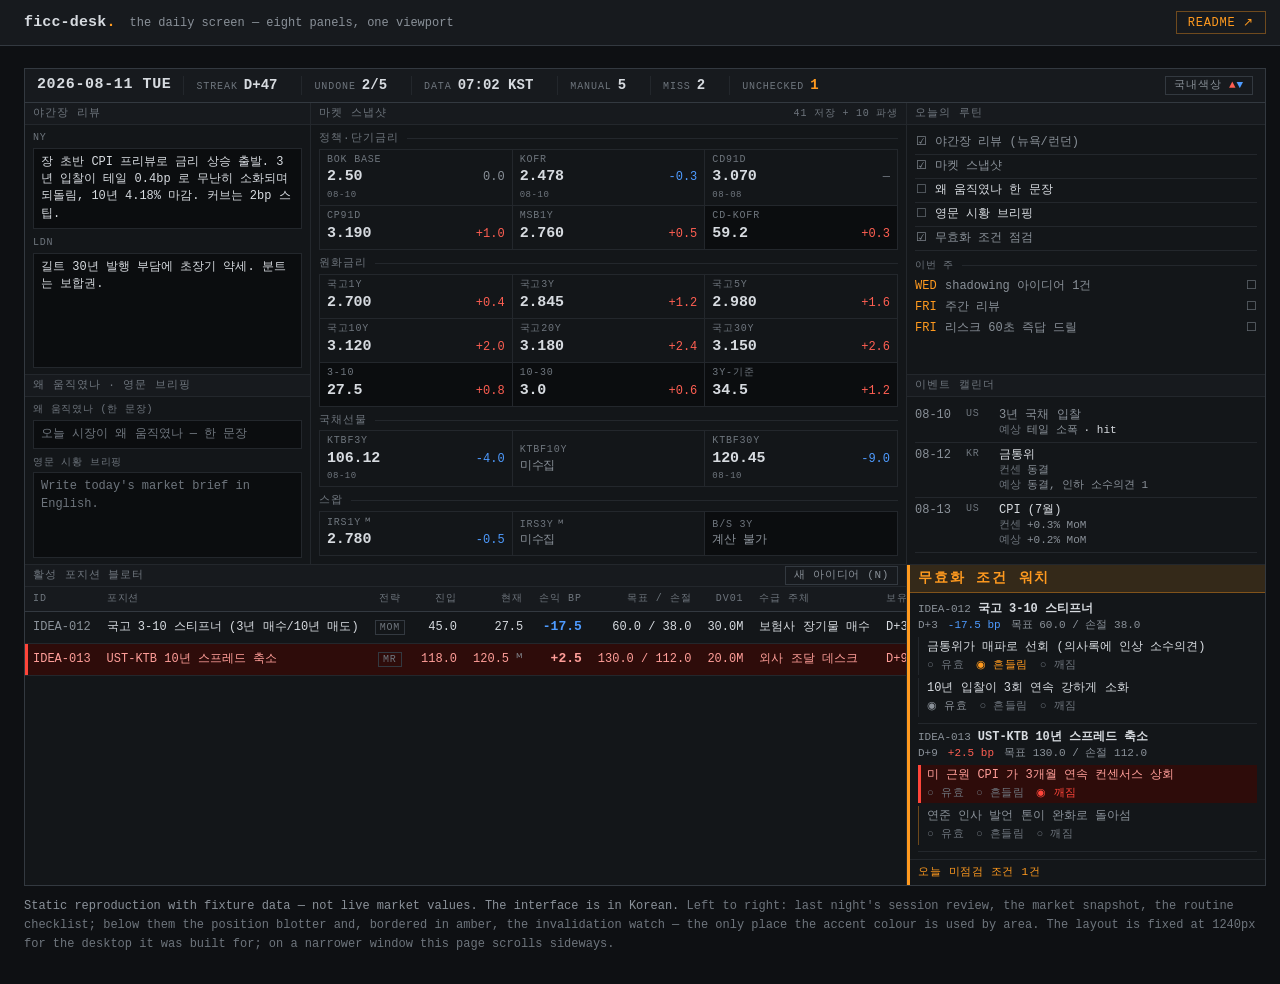
<file: index.html>
<!DOCTYPE html>
<!--
  ficc-desk 대시보드 화면 (GitHub Pages).

  설명은 README.md 에 있고 이 파일은 화면만 보여준다.

  프로젝트 사이트라 Pages 주소에 저장소명이 붙는다 — 이 파일은
  https://seungkeemin.github.io/ficc-desk/ 다.
  Settings > Pages > Source: Deploy from a branch, main + / (root).

  앱과 같은 디자인 토큰을 인라인으로 복제했다 — Pages 에는 /static/ 경로가 없어
  ficc/static/app.css 를 참조할 수 없다. 토큰을 바꿀 일이 생기면 두 곳을 같이 고친다.
  값은 ficc/demo.py 픽스처다. 실제 시장 값이 아니다.
-->
<html lang="en">
<head>
<meta charset="utf-8">
<meta name="viewport" content="width=device-width, initial-scale=1">
<title>ficc-desk — the daily screen</title>
<meta name="description" content="The ficc-desk dashboard: eight panels on one screen — market snapshot, routine checklist, position blotter and invalidation watch.">
<style>
:root {
  --bg:            #0E1013;
  --bg-panel:      #131619;
  --bg-raised:     #171A1E;
  --bg-sunken:     #0B0D0F;

  --hairline:        #23272C;
  --hairline-strong: #333940;

  --fg:       #D7DBE0;
  --fg-dim:   #8A9199;
  --fg-label: #6E757D;

  --accent:      #FF9A1F;
  --accent-weak: rgba(255, 154, 31, .14);
  --accent-line: rgba(255, 154, 31, .38);

  --broken-bg:  #2E0C0A;
  --broken-bar: #FF453A;
  --broken-fg:  #FF9E99;

  --dir-up:   #FF5F52;
  --dir-down: #4E9BFF;

  --font: "Cascadia Mono", "Cascadia Code", Consolas,
          "Malgun Gothic", "맑은 고딕", ui-monospace, monospace;

  color-scheme: dark;
}

*, *::before, *::after { box-sizing: border-box; border-radius: 0; box-shadow: none; }

html { -webkit-text-size-adjust: 100%; }
body {
  margin: 0;
  background: var(--bg);
  color: var(--fg);
  font-family: var(--font);
  font-variant-numeric: tabular-nums;
  -webkit-font-smoothing: antialiased;
  /* 데스크(1240px)가 화면보다 넓으면 페이지가 가로로 스크롤한다. body 를 그 폭까지
   * 늘려 두어야 상단 바 배경이 스크롤한 만큼 같이 따라온다 — 이게 없으면 오른쪽으로
   * 스크롤했을 때 바만 화면 폭에서 끊긴다. */
  min-width: max-content;
}

/* ------------------------------------------------------------------ 상단 바 */

.bar {
  display: flex;
  align-items: baseline;
  flex-wrap: wrap;
  gap: 0 14px;
  padding: 11px 24px;
  background: var(--bg-raised);
  border-bottom: 1px solid var(--hairline-strong);
}
.bar__name { font-size: 15px; font-weight: 700; letter-spacing: .01em; }
.bar__name .dot { color: var(--accent); }
.bar__sub { font-size: 12px; color: var(--fg-dim); }
.bar__spacer { flex: 1 1 auto; }
.bar a {
  font-size: 12px;
  letter-spacing: .06em;
  color: var(--accent);
  text-decoration: none;
  border: 1px solid var(--accent-line);
  padding: 3px 11px;
  white-space: nowrap;
}
.bar a:hover { background: var(--accent-weak); }

/* -------------------------------------------------------------------- 무대
 * 데스크는 1240px 고정이다 (블로터 11 열이 접히면 안 된다). 화면이 그보다 넓으면
 * margin auto 가 가운데로 놓고, 좁으면 auto 가 0 이 되어 페이지가 가로로 스크롤한다.
 * overflow 컨테이너 안에서 margin auto 로 가운데 정렬하면 넘칠 때 왼쪽이 잘리므로
 * (스크롤해도 왼쪽 끝에 닿지 못한다) 프레임을 스크롤 상자에 넣지 않는다.
 * .stage 의 min-width 가 없으면 스크롤한 뒤 오른쪽 여백이 사라진다. */

.stage { padding: 22px 24px 30px; }
.frame {
  width: max-content;
  margin: 0 auto;
  border: 1px solid var(--hairline-strong);
  background: var(--bg);
}
.note {
  max-width: 1242px;
  margin: 11px auto 0;
  font-size: 12px;
  line-height: 1.6;
  color: var(--fg-label);
}
.note b { color: var(--fg-dim); font-weight: 400; }

/* ============================================================ 대시보드 재현
 * ficc/static/app.css 의 규범을 그대로 옮겼다. 실제 화면은 페이지가 스크롤하지
 * 않지만, 여기서는 패널이 잘리지 않도록 행 높이를 조금 키웠다. */

.desk {
  display: grid;
  width: 1240px;
  grid-template-columns: 286px minmax(0, 1fr) 358px;
  grid-template-rows: 34px 272px 190px 320px;
  grid-template-areas:
    "topbar  topbar   topbar"
    "night   snapshot routine"
    "journal snapshot events"
    "blotter blotter  watch";
  background: var(--bg);
  font-size: 13px;
  line-height: 1.35;
}
.desk .a-topbar   { grid-area: topbar; }
.desk .a-night    { grid-area: night; }
.desk .a-journal  { grid-area: journal; }
.desk .a-snapshot { grid-area: snapshot; }
.desk .a-routine  { grid-area: routine; }
.desk .a-events   { grid-area: events; }
.desk .a-blotter  { grid-area: blotter; }
.desk .a-watch    { grid-area: watch; }

.desk .panel {
  display: flex;
  flex-direction: column;
  min-height: 0;
  min-width: 0;
  overflow: hidden;
  background: var(--bg-panel);
  border-right: 1px solid var(--hairline);
  border-bottom: 1px solid var(--hairline);
  padding: 0;
}
.desk .a-routine, .desk .a-events, .desk .a-watch { border-right: 0; }
.desk .a-blotter, .desk .a-watch { border-bottom: 0; }
.desk .panel__head {
  display: flex;
  align-items: center;
  justify-content: space-between;
  gap: 8px;
  height: 22px;
  flex: 0 0 22px;
  padding: 0 8px;
  background: var(--bg-raised);
  border-bottom: 1px solid var(--hairline);
}
.desk .panel__body { flex: 1 1 auto; min-height: 0; overflow: hidden; padding: 6px 8px; }
.desk .panel__body--flush { padding: 0; }
.desk .cap { font-size: 11px; letter-spacing: .09em; color: var(--fg-label); text-transform: none; }
.desk .cap--tiny { font-size: 10px; letter-spacing: .08em; }
.desk .cap--en { text-transform: uppercase; }

/* topbar */
.desk .topbar {
  display: flex;
  align-items: center;
  height: 34px;
  padding: 0 12px;
  background: var(--bg-raised);
  border-bottom: 1px solid var(--hairline-strong);
}
.desk .topbar__date { font-size: 15px; font-weight: 700; letter-spacing: .04em; }
.desk .topbar__item {
  display: flex;
  align-items: baseline;
  gap: 6px;
  padding: 0 12px;
  border-left: 1px solid var(--hairline);
  margin-left: 12px;
}
.desk .topbar__k { font-size: 10px; letter-spacing: .09em; color: var(--fg-label); text-transform: uppercase; }
.desk .topbar__v { font-size: 14px; font-weight: 700; }
.desk .topbar__v--attn { color: var(--accent); }
.desk .topbar__spacer { flex: 1 1 auto; }
.desk .convention {
  font-size: 11px;
  letter-spacing: .08em;
  color: var(--fg-dim);
  border: 1px solid var(--hairline-strong);
  padding: 1px 8px;
}
.desk .convention__up   { color: var(--dir-up); }
.desk .convention__down { color: var(--dir-down); }

/* snapshot */
.desk .group + .group { margin-top: 6px; }
.desk .group__head { display: flex; align-items: center; gap: 8px; margin-bottom: 3px; }
.desk .group__head::after { content: ""; flex: 1 1 auto; height: 1px; background: var(--hairline); }
.desk .grid-cells {
  display: grid;
  grid-template-columns: repeat(3, minmax(0, 1fr));
  border-top: 1px solid var(--hairline);
  border-left: 1px solid var(--hairline);
}
.desk .cell {
  min-height: 44px;
  padding: 3px 7px 4px;
  border-right: 1px solid var(--hairline);
  border-bottom: 1px solid var(--hairline);
  display: flex;
  flex-direction: column;
  justify-content: center;
  gap: 1px;
}
.desk .cell__label {
  display: flex;
  align-items: baseline;
  gap: 4px;
  font-size: 10px;
  letter-spacing: .08em;
  color: var(--fg-label);
  white-space: nowrap;
  overflow: hidden;
}
.desk .cell__mark { color: var(--fg-dim); }
.desk .cell__row { display: flex; align-items: baseline; justify-content: space-between; gap: 8px; }
.desk .cell__value { font-size: 15px; font-weight: 700; letter-spacing: -.01em; }
.desk .cell__delta { font-size: 12px; flex: 0 0 auto; }
.desk .cell__asof { font-size: 9px; letter-spacing: .06em; color: var(--fg-label); }
.desk .cell--derived { background: var(--bg-sunken); }
.desk .cell--miss .cell__value { font-size: 12px; font-weight: 400; color: var(--fg-dim); }
.desk .dir-up   { color: var(--dir-up); }
.desk .dir-down { color: var(--dir-down); }
.desk .dir-flat { color: var(--fg-dim); }
.desk .dir-na   { color: var(--fg-label); }

/* text fields */
.desk .field + .field { margin-top: 7px; }
.desk .field__label { display: block; margin-bottom: 3px; }
.desk .field__box {
  background: var(--bg-sunken);
  border: 1px solid var(--hairline);
  color: var(--fg);
  font-size: 12px;
  line-height: 1.45;
  padding: 5px 7px;
  overflow: hidden;
}
.desk .field__box--ph { color: var(--fg-label); }
/* 실제 템플릿과 같은 규칙 — 마지막 입력칸이 남은 높이를 먹는다. */
.desk .stack { display: flex; flex-direction: column; height: 100%; min-height: 0; }
.desk .stack > .field--grow { flex: 1 1 auto; display: flex; flex-direction: column; min-height: 0; }
.desk .stack > .field--grow .field__box { flex: 1 1 auto; min-height: 0; }

/* routine */
.desk .routine { display: flex; align-items: center; gap: 8px; height: 24px; border-bottom: 1px solid var(--hairline); font-size: 12px; }
.desk .routine__box { width: 12px; text-align: center; color: var(--fg-label); }
.desk .routine--done .routine__box, .desk .routine--done .routine__label { color: var(--fg-dim); }
.desk .routine__label { flex: 1 1 auto; overflow: hidden; white-space: nowrap; }
.desk .subhead { display: flex; align-items: center; gap: 8px; margin: 8px 0 3px; }
.desk .subhead::after { content: ""; flex: 1 1 auto; height: 1px; background: var(--hairline); }
.desk .weekly { display: flex; align-items: center; gap: 8px; font-size: 12px; height: 21px; }
.desk .weekly__day { color: var(--accent); width: 22px; flex: 0 0 22px; }
.desk .weekly__label { flex: 1 1 auto; color: var(--fg-dim); overflow: hidden; white-space: nowrap; }
.desk .weekly__box { flex: 0 0 12px; text-align: center; color: var(--fg-label); }

/* events */
.desk .event {
  display: grid;
  grid-template-columns: 44px 26px minmax(0, 1fr);
  gap: 0 7px;
  padding: 4px 0;
  border-bottom: 1px solid var(--hairline);
  font-size: 12px;
}
.desk .event__date { color: var(--fg-dim); }
.desk .event__region { color: var(--fg-label); font-size: 10px; letter-spacing: .08em; }
.desk .event__name { overflow: hidden; white-space: nowrap; }
.desk .event__lines { grid-column: 3; font-size: 11px; }
.desk .event__line { display: flex; gap: 6px; color: var(--fg-dim); }
.desk .event__k { color: var(--fg-label); flex: 0 0 auto; }
.desk .event__call--hit { color: var(--fg); }
.desk .event--past .event__name { color: var(--fg-dim); }

/* blotter */
.desk .blotter { width: 100%; border-collapse: collapse; font-size: 12px; }
.desk .blotter thead th {
  height: 24px;
  background: var(--bg-raised);
  border-bottom: 1px solid var(--hairline-strong);
  padding: 0 8px;
  text-align: right;
  font-weight: 400;
  font-size: 10px;
  letter-spacing: .09em;
  color: var(--fg-label);
  white-space: nowrap;
}
.desk .blotter tbody td {
  height: 32px;
  padding: 0 8px;
  border-bottom: 1px solid var(--hairline);
  text-align: right;
  white-space: nowrap;
}
.desk .blotter .t-l { text-align: left; }
.desk .blotter .t-c { text-align: center; }
.desk .blotter tbody td.strong { font-weight: 700; font-size: 13px; }
.desk .blotter__code { color: var(--fg-dim); }
.desk .blotter__tag { font-size: 10px; letter-spacing: .08em; color: var(--fg-label); border: 1px solid var(--hairline-strong); padding: 1px 4px; }
.desk .blotter tr.is-broken td { background: var(--broken-bg); color: var(--broken-fg); }
.desk .blotter tr.is-broken td:first-child { box-shadow: inset 3px 0 0 var(--broken-bar); }
.desk .blotter tr.is-shaky .state-dot { color: var(--accent); }
.desk .state-dot { color: var(--fg-dim); }
.desk .ghost-btn { font-size: 11px; letter-spacing: .06em; color: var(--fg-dim); border: 1px solid var(--hairline-strong); padding: 1px 8px; }

/* watch — the signature panel */
.desk .a-watch { border-left: 3px solid var(--accent); }
.desk .a-watch .panel__head {
  height: 28px;
  flex-basis: 28px;
  background: var(--accent-weak);
  border-bottom: 1px solid var(--accent-line);
}
.desk .watch__title { font-size: 14px; font-weight: 700; letter-spacing: .14em; color: var(--accent); }
.desk .wpos { border-bottom: 1px solid var(--hairline); padding: 5px 0 6px; }
.desk .wpos:first-child { padding-top: 2px; }
.desk .wpos__head { display: flex; align-items: baseline; gap: 7px; }
.desk .wpos__code { color: var(--fg-dim); font-size: 11px; }
.desk .wpos__name { flex: 1 1 auto; font-size: 12px; font-weight: 700; overflow: hidden; white-space: nowrap; }
.desk .wpos__meta { display: flex; gap: 10px; font-size: 11px; color: var(--fg-dim); margin: 1px 0 4px; }
.desk .cond { padding: 3px 0 3px 8px; border-left: 1px solid var(--hairline); margin-top: 3px; }
.desk .cond__text { font-size: 12px; line-height: 1.3; }
.desk .cond__toggle { display: flex; gap: 12px; margin-top: 2px; }
.desk .cond__opt { font-size: 11px; letter-spacing: .04em; color: var(--fg-label); }
.desk .cond__opt--on { color: var(--fg-dim); }
.desk .cond__opt--shaky.cond__opt--on { color: var(--accent); }
.desk .cond__opt--broken.cond__opt--on { color: var(--broken-bar); }
.desk .cond--broken { background: var(--broken-bg); border-left: 3px solid var(--broken-bar); padding-left: 6px; }
.desk .cond--broken .cond__text { color: var(--broken-fg); }
.desk .cond--unchecked { border-left-color: var(--accent-line); }
.desk .cond--unchecked .cond__text { color: var(--fg-dim); }
.desk .watch__foot {
  padding: 5px 8px;
  border-top: 1px solid var(--hairline);
  font-size: 11px;
  letter-spacing: .06em;
  color: var(--accent);
  flex: 0 0 auto;
}
</style>
</head>
<body>

<header class="bar">
  <span class="bar__name">ficc-desk<span class="dot">.</span></span>
  <span class="bar__sub">the daily screen — eight panels, one viewport</span>
  <span class="bar__spacer"></span>
  <a href="https://github.com/seungkeemin/ficc-desk">README ↗</a>
</header>

<div class="stage">
  <div class="frame">
    <div class="desk">

      <div class="topbar a-topbar">
        <span class="topbar__date">2026-08-11 TUE</span>
        <span class="topbar__item"><span class="topbar__k">streak</span><span class="topbar__v">D+47</span></span>
        <span class="topbar__item"><span class="topbar__k">undone</span><span class="topbar__v">2/5</span></span>
        <span class="topbar__item"><span class="topbar__k">data</span><span class="topbar__v">07:02 KST</span></span>
        <span class="topbar__item"><span class="topbar__k">manual</span><span class="topbar__v">5</span></span>
        <span class="topbar__item"><span class="topbar__k">miss</span><span class="topbar__v">2</span></span>
        <span class="topbar__item"><span class="topbar__k">unchecked</span><span class="topbar__v topbar__v--attn">1</span></span>
        <span class="topbar__spacer"></span>
        <span class="convention">국내색상 <span class="convention__up">▲</span><span class="convention__down">▼</span></span>
      </div>

      <div class="panel a-night">
        <div class="panel__head"><span class="cap">야간장 리뷰</span></div>
        <div class="panel__body stack">
          <div class="field">
            <span class="cap cap--tiny cap--en field__label">NY</span>
            <div class="field__box">장 초반 CPI 프리뷰로 금리 상승 출발. 3년 입찰이 테일 0.4bp 로 무난히 소화되며 되돌림, 10년 4.18% 마감. 커브는 2bp 스팁.</div>
          </div>
          <div class="field field--grow">
            <span class="cap cap--tiny cap--en field__label">LDN</span>
            <div class="field__box">길트 30년 발행 부담에 초장기 약세. 분트는 보합권.</div>
          </div>
        </div>
      </div>

      <div class="panel a-snapshot">
        <div class="panel__head"><span class="cap">마켓 스냅샷</span><span class="cap cap--tiny">41 저장 + 10 파생</span></div>
        <div class="panel__body">

          <div class="group">
            <div class="group__head"><span class="cap">정책·단기금리</span></div>
            <div class="grid-cells">
              <div class="cell"><span class="cell__label">BOK BASE</span><span class="cell__row"><span class="cell__value">2.50</span><span class="cell__delta dir-flat">0.0</span></span><span class="cell__asof">08-10</span></div>
              <div class="cell"><span class="cell__label">KOFR</span><span class="cell__row"><span class="cell__value">2.478</span><span class="cell__delta dir-down">-0.3</span></span><span class="cell__asof">08-10</span></div>
              <div class="cell"><span class="cell__label">CD91D</span><span class="cell__row"><span class="cell__value">3.070</span><span class="cell__delta dir-na">—</span></span><span class="cell__asof">08-08</span></div>
              <div class="cell"><span class="cell__label">CP91D</span><span class="cell__row"><span class="cell__value">3.190</span><span class="cell__delta dir-up">+1.0</span></span></div>
              <div class="cell"><span class="cell__label">MSB1Y</span><span class="cell__row"><span class="cell__value">2.760</span><span class="cell__delta dir-up">+0.5</span></span></div>
              <div class="cell cell--derived"><span class="cell__label">CD-KOFR</span><span class="cell__row"><span class="cell__value">59.2</span><span class="cell__delta dir-up">+0.3</span></span></div>
            </div>
          </div>

          <div class="group">
            <div class="group__head"><span class="cap">원화금리</span></div>
            <div class="grid-cells">
              <div class="cell"><span class="cell__label">국고1Y</span><span class="cell__row"><span class="cell__value">2.700</span><span class="cell__delta dir-up">+0.4</span></span></div>
              <div class="cell"><span class="cell__label">국고3Y</span><span class="cell__row"><span class="cell__value">2.845</span><span class="cell__delta dir-up">+1.2</span></span></div>
              <div class="cell"><span class="cell__label">국고5Y</span><span class="cell__row"><span class="cell__value">2.980</span><span class="cell__delta dir-up">+1.6</span></span></div>
              <div class="cell"><span class="cell__label">국고10Y</span><span class="cell__row"><span class="cell__value">3.120</span><span class="cell__delta dir-up">+2.0</span></span></div>
              <div class="cell"><span class="cell__label">국고20Y</span><span class="cell__row"><span class="cell__value">3.180</span><span class="cell__delta dir-up">+2.4</span></span></div>
              <div class="cell"><span class="cell__label">국고30Y</span><span class="cell__row"><span class="cell__value">3.150</span><span class="cell__delta dir-up">+2.6</span></span></div>
              <div class="cell cell--derived"><span class="cell__label">3-10</span><span class="cell__row"><span class="cell__value">27.5</span><span class="cell__delta dir-up">+0.8</span></span></div>
              <div class="cell cell--derived"><span class="cell__label">10-30</span><span class="cell__row"><span class="cell__value">3.0</span><span class="cell__delta dir-up">+0.6</span></span></div>
              <div class="cell cell--derived"><span class="cell__label">3Y-기준</span><span class="cell__row"><span class="cell__value">34.5</span><span class="cell__delta dir-up">+1.2</span></span></div>
            </div>
          </div>

          <div class="group">
            <div class="group__head"><span class="cap">국채선물</span></div>
            <div class="grid-cells">
              <div class="cell"><span class="cell__label">KTBF3Y</span><span class="cell__row"><span class="cell__value">106.12</span><span class="cell__delta dir-down">-4.0</span></span><span class="cell__asof">08-10</span></div>
              <div class="cell cell--miss"><span class="cell__label">KTBF10Y</span><span class="cell__row"><span class="cell__value">미수집</span></span></div>
              <div class="cell"><span class="cell__label">KTBF30Y</span><span class="cell__row"><span class="cell__value">120.45</span><span class="cell__delta dir-down">-9.0</span></span><span class="cell__asof">08-10</span></div>
            </div>
          </div>

          <div class="group">
            <div class="group__head"><span class="cap">스왑</span></div>
            <div class="grid-cells">
              <div class="cell"><span class="cell__label">IRS1Y <span class="cell__mark">ᴹ</span></span><span class="cell__row"><span class="cell__value">2.780</span><span class="cell__delta dir-down">-0.5</span></span></div>
              <div class="cell cell--miss"><span class="cell__label">IRS3Y <span class="cell__mark">ᴹ</span></span><span class="cell__row"><span class="cell__value">미수집</span></span></div>
              <div class="cell cell--derived cell--miss"><span class="cell__label">B/S 3Y</span><span class="cell__row"><span class="cell__value">계산 불가</span></span></div>
            </div>
          </div>

        </div>
      </div>

      <div class="panel a-routine">
        <div class="panel__head"><span class="cap">오늘의 루틴</span></div>
        <div class="panel__body">
          <div class="routine routine--done"><span class="routine__box">☑</span><span class="routine__label">야간장 리뷰 (뉴욕/런던)</span></div>
          <div class="routine routine--done"><span class="routine__box">☑</span><span class="routine__label">마켓 스냅샷</span></div>
          <div class="routine"><span class="routine__box">☐</span><span class="routine__label">왜 움직였나 한 문장</span></div>
          <div class="routine"><span class="routine__box">☐</span><span class="routine__label">영문 시황 브리핑</span></div>
          <div class="routine routine--done"><span class="routine__box">☑</span><span class="routine__label">무효화 조건 점검</span></div>
          <div class="subhead"><span class="cap cap--tiny">이번 주</span></div>
          <div class="weekly"><span class="weekly__day">WED</span><span class="weekly__label">shadowing 아이디어 1건</span><span class="weekly__box">☐</span></div>
          <div class="weekly"><span class="weekly__day">FRI</span><span class="weekly__label">주간 리뷰</span><span class="weekly__box">☐</span></div>
          <div class="weekly"><span class="weekly__day">FRI</span><span class="weekly__label">리스크 60초 즉답 드릴</span><span class="weekly__box">☐</span></div>
        </div>
      </div>

      <div class="panel a-journal">
        <div class="panel__head"><span class="cap">왜 움직였나 · 영문 브리핑</span></div>
        <div class="panel__body stack">
          <div class="field">
            <span class="cap cap--tiny field__label">왜 움직였나 (한 문장)</span>
            <div class="field__box field__box--ph">오늘 시장이 왜 움직였나 — 한 문장</div>
          </div>
          <div class="field field--grow">
            <span class="cap cap--tiny field__label">영문 시황 브리핑</span>
            <div class="field__box field__box--ph">Write today's market brief in English.</div>
          </div>
        </div>
      </div>

      <div class="panel a-events">
        <div class="panel__head"><span class="cap">이벤트 캘린더</span></div>
        <div class="panel__body">
          <div class="event event--past">
            <span class="event__date">08-10</span><span class="event__region">US</span><span class="event__name">3년 국채 입찰</span>
            <span class="event__lines"><span class="event__line"><span class="event__k">예상</span>테일 소폭<span class="event__call--hit">· hit</span></span></span>
          </div>
          <div class="event">
            <span class="event__date">08-12</span><span class="event__region">KR</span><span class="event__name">금통위</span>
            <span class="event__lines"><span class="event__line"><span class="event__k">컨센</span>동결</span><span class="event__line"><span class="event__k">예상</span>동결, 인하 소수의견 1</span></span>
          </div>
          <div class="event">
            <span class="event__date">08-13</span><span class="event__region">US</span><span class="event__name">CPI (7월)</span>
            <span class="event__lines"><span class="event__line"><span class="event__k">컨센</span>+0.3% MoM</span><span class="event__line"><span class="event__k">예상</span>+0.2% MoM</span></span>
          </div>
        </div>
      </div>

      <div class="panel a-blotter">
        <div class="panel__head"><span class="cap">활성 포지션 블로터</span><span class="ghost-btn">새 아이디어 (N)</span></div>
        <div class="panel__body panel__body--flush">
          <table class="blotter">
            <thead>
              <tr>
                <th class="t-l">ID</th><th class="t-l">포지션</th><th class="t-c">전략</th>
                <th>진입</th><th>현재</th><th>손익 BP</th><th>목표 / 손절</th>
                <th>DV01</th><th class="t-l">수급 주체</th><th>보유</th><th class="t-c">상태</th>
              </tr>
            </thead>
            <tbody>
              <tr class="is-shaky">
                <td class="t-l blotter__code">IDEA-012</td>
                <td class="t-l" style="width:100%">국고 3-10 스티프너 (3년 매수/10년 매도)</td>
                <td class="t-c"><span class="blotter__tag">MOM</span></td>
                <td>45.0</td><td>27.5</td>
                <td class="strong dir-down">-17.5</td>
                <td>60.0 / 38.0</td><td>30.0M</td>
                <td class="t-l">보험사 장기물 매수</td><td>D+3</td>
                <td class="t-c"><span class="state-dot">●</span> 흔들림</td>
              </tr>
              <tr class="is-broken">
                <td class="t-l blotter__code">IDEA-013</td>
                <td class="t-l">UST-KTB 10년 스프레드 축소</td>
                <td class="t-c"><span class="blotter__tag">MR</span></td>
                <td>118.0</td><td>120.5 <span class="cell__mark">ᴹ</span></td>
                <td class="strong">+2.5</td>
                <td>130.0 / 112.0</td><td>20.0M</td>
                <td class="t-l">외사 조달 데스크</td><td>D+9</td>
                <td class="t-c"><span class="state-dot">●</span> 깨짐</td>
              </tr>
            </tbody>
          </table>
        </div>
      </div>

      <div class="panel a-watch">
        <div class="panel__head"><span class="watch__title">무효화 조건 워치</span></div>
        <div class="panel__body">
          <div class="wpos">
            <div class="wpos__head"><span class="wpos__code">IDEA-012</span><span class="wpos__name">국고 3-10 스티프너</span></div>
            <div class="wpos__meta"><span>D+3</span><span class="dir-down">-17.5 bp</span><span>목표 60.0 / 손절 38.0</span></div>
            <div class="cond">
              <div class="cond__text">금통위가 매파로 선회 (의사록에 인상 소수의견)</div>
              <div class="cond__toggle"><span class="cond__opt">○ 유효</span><span class="cond__opt cond__opt--shaky cond__opt--on">◉ 흔들림</span><span class="cond__opt">○ 깨짐</span></div>
            </div>
            <div class="cond">
              <div class="cond__text">10년 입찰이 3회 연속 강하게 소화</div>
              <div class="cond__toggle"><span class="cond__opt cond__opt--on">◉ 유효</span><span class="cond__opt">○ 흔들림</span><span class="cond__opt">○ 깨짐</span></div>
            </div>
          </div>
          <div class="wpos">
            <div class="wpos__head"><span class="wpos__code">IDEA-013</span><span class="wpos__name">UST-KTB 10년 스프레드 축소</span></div>
            <div class="wpos__meta"><span>D+9</span><span class="dir-up">+2.5 bp</span><span>목표 130.0 / 손절 112.0</span></div>
            <div class="cond cond--broken">
              <div class="cond__text">미 근원 CPI 가 3개월 연속 컨센서스 상회</div>
              <div class="cond__toggle"><span class="cond__opt">○ 유효</span><span class="cond__opt">○ 흔들림</span><span class="cond__opt cond__opt--broken cond__opt--on">◉ 깨짐</span></div>
            </div>
            <div class="cond cond--unchecked">
              <div class="cond__text">연준 인사 발언 톤이 완화로 돌아섬</div>
              <div class="cond__toggle"><span class="cond__opt">○ 유효</span><span class="cond__opt">○ 흔들림</span><span class="cond__opt">○ 깨짐</span></div>
            </div>
          </div>
        </div>
        <div class="watch__foot">오늘 미점검 조건 1건</div>
      </div>

    </div>
  </div>

  <p class="note"><b>Static reproduction with fixture data — not live market values. The interface is in Korean.</b>
  Left to right: last night's session review, the market snapshot, the routine checklist; below them the position
  blotter and, bordered in amber, the invalidation watch — the only place the accent colour is used by area.
  The layout is fixed at 1240px for the desktop it was built for; on a narrower window this page scrolls sideways.</p>
</div>

</body>
</html>
</file>
